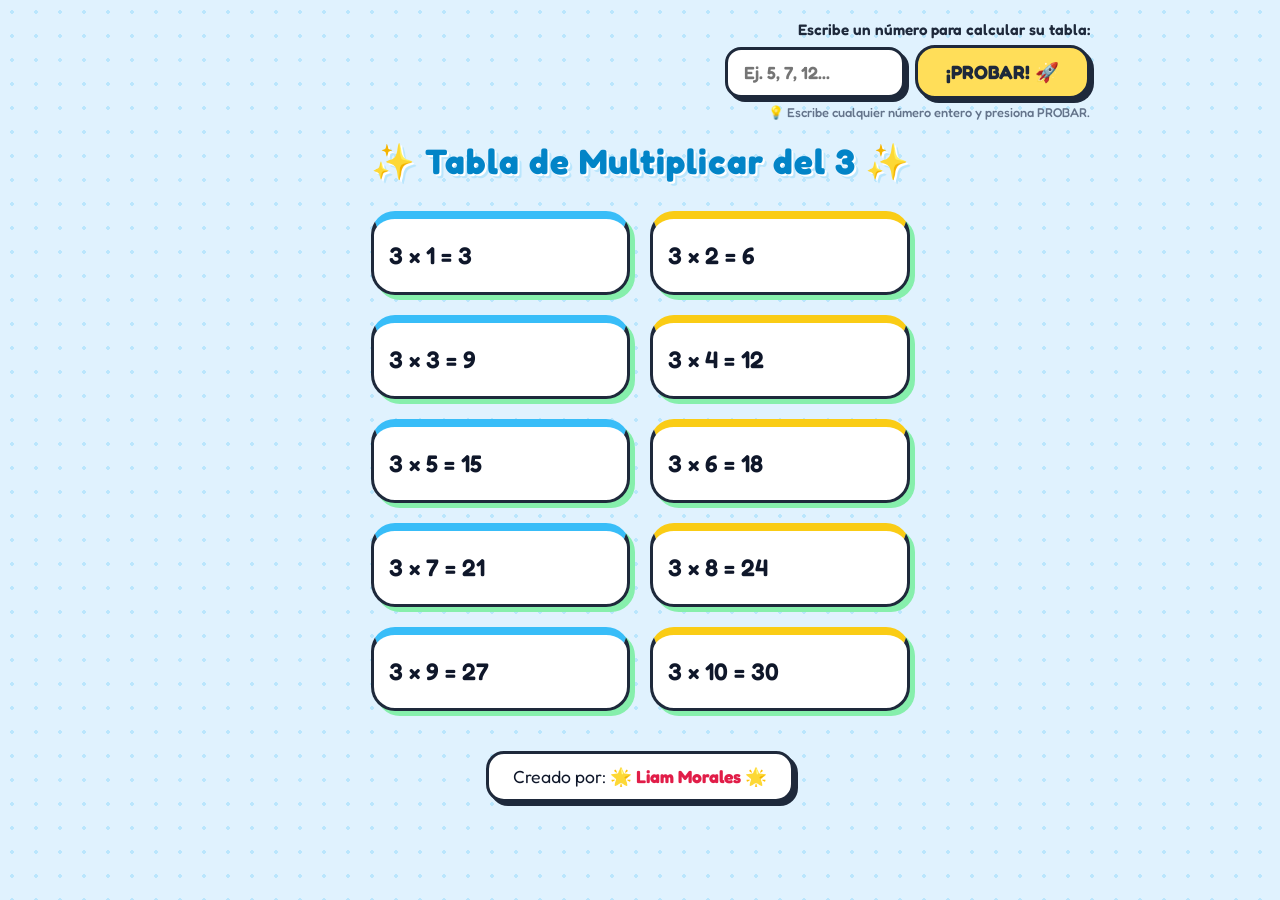
<file: index.html>
<!DOCTYPE html>
<html lang="es">

<head>
    <meta charset="UTF-8">
    <meta name="viewport" content="width=device-width, initial-scale=1.0">
    <title>Tabla del 3</title>
    <link rel="stylesheet" href="multiplicar.css">
</head>

<body>

    <!-- Botón e Instrucciones en la parte superior -->
    <header class="header-top">
        <div class="instrucciones-box">
            <label for="txtTabla" class="lbl-instruccion">Escribe un número para calcular su tabla:</label>
            <div class="grupo-control">
                <input type="number" id="txtTabla" class="caja-texto" placeholder="Ej. 5, 7, 12..." min="1" step="1">
                <button class="btn-probar" onclick="generarTablas()">¡PROBAR! 🚀</button>
            </div>
            <span class="txt-ayuda">💡 Escribe cualquier número entero y presiona PROBAR.</span>
        </div>
    </header>

    <!-- Contenido principal: Tabla de Multiplicar -->
    <main class="contenedor" id="ContenedorTabla">
        <h1>✨ Tabla de Multiplicar del 3 ✨</h1>

        <div class="tabla">
            <div class="fila">3 × 1 = 3</div>
            <div class="fila">3 × 2 = 6</div>
            <div class="fila">3 × 3 = 9</div>
            <div class="fila">3 × 4 = 12</div>
            <div class="fila">3 × 5 = 15</div>
            <div class="fila">3 × 6 = 18</div>
            <div class="fila">3 × 7 = 21</div>
            <div class="fila">3 × 8 = 24</div>
            <div class="fila">3 × 9 = 27</div>
            <div class="fila">3 × 10 = 30</div>
        </div>
    </main>

    <!-- Pie de página con crédito -->
    <footer class="footer">
        <p>Creado por: 🌟 <strong>Liam Morales</strong> 🌟</p>
    </footer>
    <script src="multiplicar.js"></script>
</body>

</html>
</file>
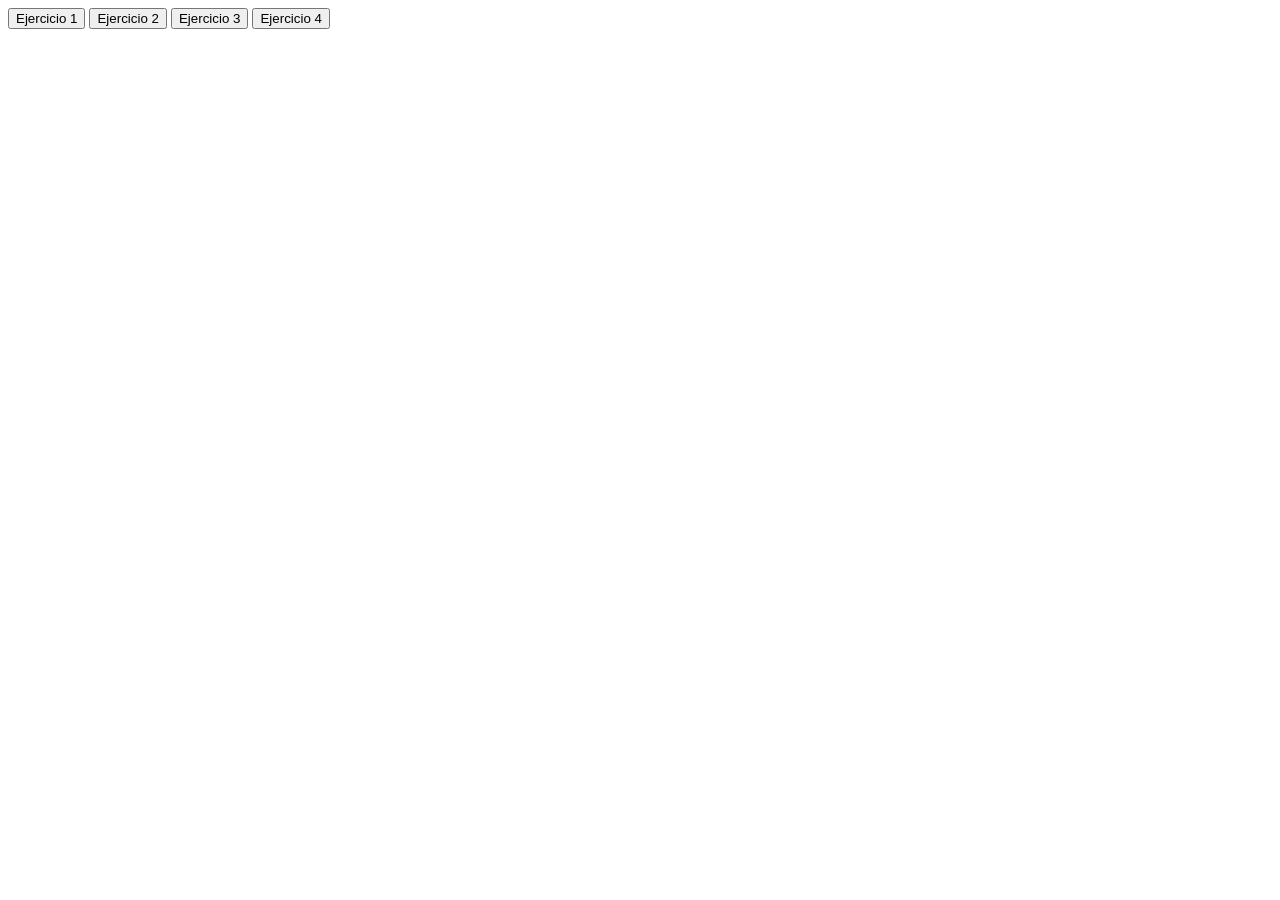
<file: ejercicio.html>
<!DOCTYPE html>
<html lang="en">

<head>
    <script src="ejercicio.js"></script>
</head>

<body>
    <button onclick="ejecutar(1)">Ejercicio 1</button>
    <button onclick="ejecutar(2)">Ejercicio 2</button>
    <button onclick="ejecutar(3)">Ejercicio 3</button>
    <button onclick="ejecutar(4)">Ejercicio 4</button>
</body>

</html>
</file>
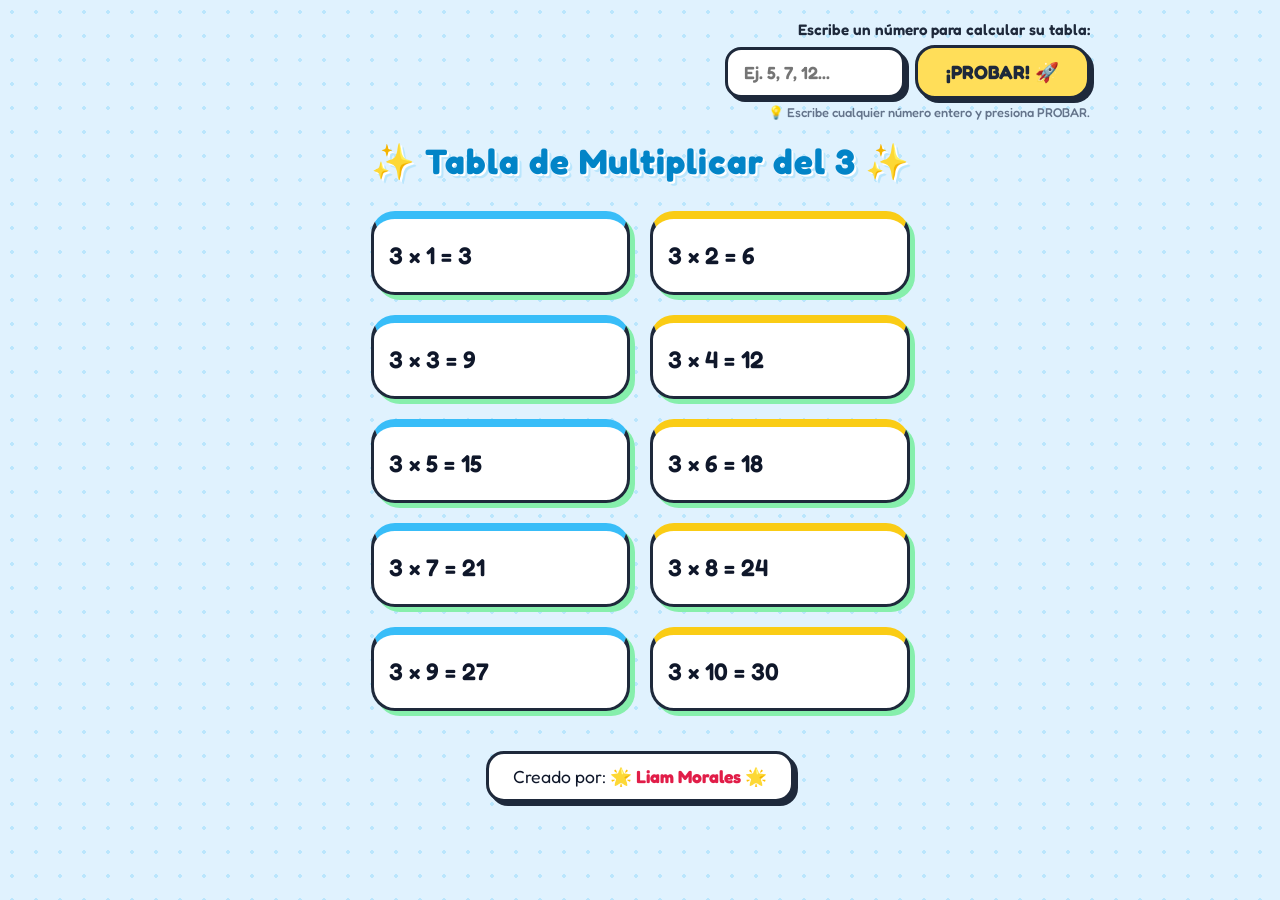
<file: multipllicar.html>
<!DOCTYPE html>
<html lang="es">

<head>
    <meta charset="UTF-8">
    <meta name="viewport" content="width=device-width, initial-scale=1.0">
    <title>Tabla del 3</title>
    <link rel="stylesheet" href="multiplicar.css">
</head>

<body>

    <!-- Botón e Instrucciones en la parte superior -->
    <header class="header-top">
        <div class="instrucciones-box">
            <label for="txtTabla" class="lbl-instruccion">Escribe un número para calcular su tabla:</label>
            <div class="grupo-control">
                <input type="number" id="txtTabla" class="caja-texto" placeholder="Ej. 5, 7, 12..." min="1">
                <button class="btn-probar" onclick="generarTablas()">¡PROBAR! 🚀</button>
            </div>
            <span class="txt-ayuda">💡 Escribe cualquier número entero y presiona PROBAR.</span>
        </div>
    </header>

    <!-- Contenido principal: Tabla de Multiplicar -->
    <main class="contenedor" id="tabla">
        <h1>✨ Tabla de Multiplicar del 3 ✨</h1>

        <div class="tabla">
            <div class="fila">3 × 1 = 3</div>
            <div class="fila">3 × 2 = 6</div>
            <div class="fila">3 × 3 = 9</div>
            <div class="fila">3 × 4 = 12</div>
            <div class="fila">3 × 5 = 15</div>
            <div class="fila">3 × 6 = 18</div>
            <div class="fila">3 × 7 = 21</div>
            <div class="fila">3 × 8 = 24</div>
            <div class="fila">3 × 9 = 27</div>
            <div class="fila">3 × 10 = 30</div>
        </div>
    </main>

    <!-- Pie de página con crédito -->
    <footer class="footer">
        <p>Creado por: 🌟 <strong>Liam Morales</strong> 🌟</p>
    </footer>
    <script src="multiplicar.js"></script>
</body>

</html>
</file>
<file: multiplicar.css>
/* Importación de tipografía redondeada e infantil desde Google Fonts */
@import url('https://fonts.googleapis.com/css2?family=Fredoka:wght@400;600;700&display=swap');

/* Reset y estilos base */
* {
    margin: 0;
    padding: 0;
    box-sizing: border-box;
}

body {
    font-family: 'Fredoka', 'Comic Sans MS', cursive, sans-serif;
    background-color: #e0f2fe;
    /* Azul pastel suave */
    background-image: radial-gradient(#bae6fd 2px, transparent 2px);
    background-size: 24px 24px;
    /* Patrón sutil de puntos de fondo */
    color: #1e293b;
    display: flex;
    flex-direction: column;
    align-items: center;
    min-height: 100vh;
    padding: 20px;
}

/* Contenedor del botón superior */
.header-top {
    width: 100%;
    max-width: 900px;
    display: flex;
    justify-content: flex-end;
    margin-bottom: 20px;
}

/* Estilos del botón PROBAR (Estilo Sticker Caricatura) */
.btn-probar {
    background-color: #ffde59;
    /* Amarillo alegre */
    color: #1e293b;
    border: 3px solid #1e293b;
    padding: 12px 28px;
    font-family: 'Fredoka', sans-serif;
    font-size: 1.2rem;
    font-weight: 700;
    border-radius: 20px;
    cursor: pointer;
    box-shadow: 4px 4px 0px #1e293b;
    /* Sombra marcada estilo comic */
    transition: transform 0.2s cubic-bezier(0.68, -0.55, 0.265, 1.55), background-color 0.2s;
}

.btn-probar:hover {
    background-color: #ffcd38;
    transform: translateY(-4px) scale(1.05);
    /* Efecto rebote */
    box-shadow: 6px 6px 0px #1e293b;
}

.btn-probar:active {
    transform: translateY(2px) scale(0.98);
    box-shadow: 2px 2px 0px #1e293b;
}

/* Contenedor principal */
.container {
    width: 100%;
    max-width: 900px;
    text-align: center;
    flex-grow: 1;
}

h1 {
    font-size: 2.2rem;
    font-weight: 700;
    margin-bottom: 28px;
    color: #0284c7;
    /* Azul brillante */
    text-shadow: 2px 2px 0px #ffffff, 4px 4px 0px #bae6fd;
    letter-spacing: 1px;
}

/* Cuadrícula adaptable (Responsive Grid) adaptada a .tabla */
.tabla {
    display: grid;
    grid-template-columns: repeat(auto-fit, minmax(200px, 1fr));
    gap: 20px;
    width: 100%;
}

/* Tarjetas individuales para cada operación adaptadas a .fila */
.fila {
    background-color: #ffffff;
    padding: 22px 15px;
    border-radius: 24px;
    border: 3.5px solid #1e293b;
    box-shadow: 5px 5px 0px #86efac;
    /* Sombra verde pastel estilo sticker */
    font-size: 1.5rem;
    font-weight: 600;
    color: #0f172a;
    position: relative;
    overflow: hidden;
    transition: transform 0.3s cubic-bezier(0.175, 0.885, 0.32, 1.275), box-shadow 0.3s;
}

/* Animación de rebote al pasar el cursor sobre las tarjetas */
.fila:hover {
    transform: translateY(-8px) rotate(-1deg);
    /* Ligera inclinación divertida */
    box-shadow: 8px 12px 0px #d1670a;
    background-color: #f0fdf4;
    /* Cambio a un fondo verde pastel tenue */
}

/* Colores alternados en los bordes superiores de las tarjetas */
.fila:nth-child(odd) {
    border-top: 8px solid #38bdf8;
    /* Azul */
}

.fila:nth-child(even) {
    border-top: 8px solid #facc15;
    /* Amarillo */
}

/* Pie de página con diseño infantil */
.footer {
    margin-top: 40px;
    padding: 12px 24px;
    background-color: #ffffff;
    border: 3px solid #1e293b;
    border-radius: 18px;
    box-shadow: 4px 4px 0px #1e293b;
    font-size: 1.1rem;
    color: #0f172a;
}

.footer strong {
    color: #e11d48;
    /* Rojo rosado vibrante */
}

.caja-texto {
    padding: 12px 16px;
    font-family: 'Fredoka', sans-serif;
    font-size: 1.1rem;
    font-weight: 600;
    color: #1e293b;
    background-color: #ffffff;
    border: 3px solid #1e293b;
    border-radius: 16px;
    box-shadow: 4px 4px 0px #1e293b;
    outline: none;
    width: 180px;
    transition: transform 0.2s ease, box-shadow 0.2s ease;
}

.caja-texto:focus {
    transform: translateY(-2px);
    box-shadow: 6px 6px 0px #1e293b;
    border-color: #0284c7;
}

/* Para ocultar las flechas por defecto de los campos numéricos en varios navegadores */
.caja-texto::-webkit-inner-spin-button,
.caja-texto::-webkit-outer-spin-button {
    -webkit-appearance: none;
    margin: 0;
}

/* Contenedor de instrucciones y controles */
.instrucciones-box {
    display: flex;
    flex-direction: column;
    align-items: flex-end;
    gap: 6px;
}

.lbl-instruccion {
    font-size: 0.95rem;
    font-weight: 600;
    color: #1e293b;
}

.grupo-control {
    display: flex;
    align-items: center;
    gap: 10px;
}

.txt-ayuda {
    font-size: 0.8rem;
    color: #64748b;
    font-weight: 500;
}
</file>
